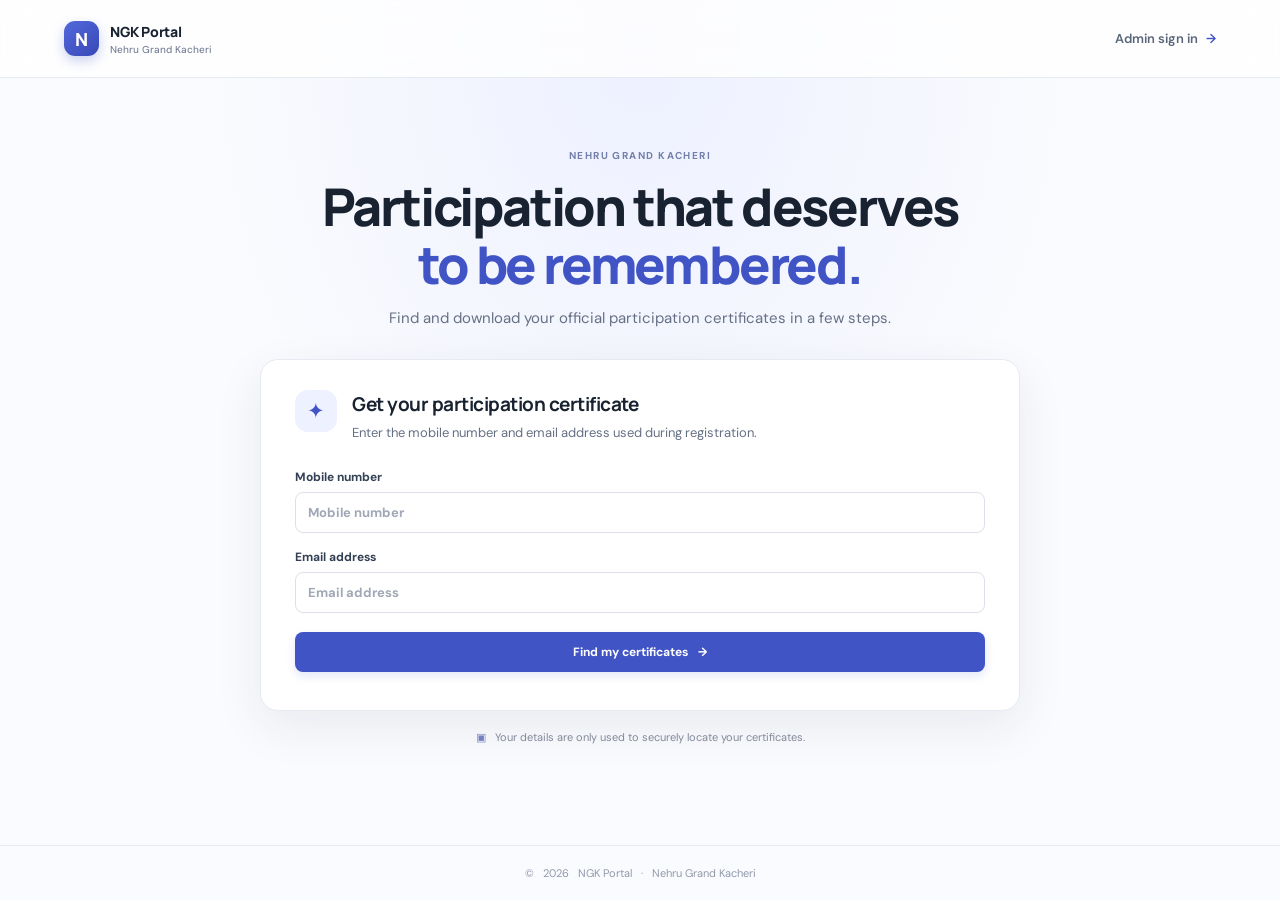
<file: templates/index.html>
<!doctype html>
<html lang="en">
<head>
  <meta charset="utf-8">
  <meta name="viewport" content="width=device-width,initial-scale=1">
  <meta name="theme-color" content="#f6f7fb">
  <title>NGK Portal · Nehru Grand Kacheri</title>
  <link rel="stylesheet" href="/static/app.css">
</head>
<body class="public-body">
  <header class="public-header">
    <a class="brand" href="/" aria-label="NGK Portal — Nehru Grand Kacheri">
      <span class="brand-mark">N</span>
      <span class="brand-copy"><strong>NGK Portal</strong><small>Nehru Grand Kacheri</small></span>
    </a>
    <a class="subtle-link" href="/admin">Admin sign in <span aria-hidden="true">→</span></a>
  </header>

  <main class="public-main">
    <section class="hero-copy">
      <span class="eyebrow">NEHRU GRAND KACHERI</span>
      <h1>Participation that deserves<br><span>to be remembered.</span></h1>
      <p>Find and download your official participation certificates in a few steps.</p>
    </section>

    <section class="lookup-card">
      <div class="card-heading">
        <div class="heading-icon" aria-hidden="true">✦</div>
        <div>
          <h2>Get your participation certificate</h2>
          <p>Enter the mobile number and email address used during registration.</p>
        </div>
      </div>
      <form id="verify-form">
        <label>Mobile number<input name="mobile" type="tel" inputmode="tel" autocomplete="tel" placeholder="Mobile number" required></label>
        <label>Email address<input name="email" type="email" autocomplete="email" placeholder="Email address" required></label>
        <button class="button primary full" type="submit">Find my certificates <span aria-hidden="true">→</span></button>
        <p id="verify-error" class="form-message" role="status"></p>
      </form>
      <div id="results" class="results hidden"></div>
    </section>
    <p class="privacy-note"><span>▣</span> Your details are only used to securely locate your certificates.</p>
  </main>

  <footer class="public-footer">© <span id="year"></span> NGK Portal <span>·</span> Nehru Grand Kacheri</footer>
  <script src="/static/public.js"></script>
</body>
</html>
</file>
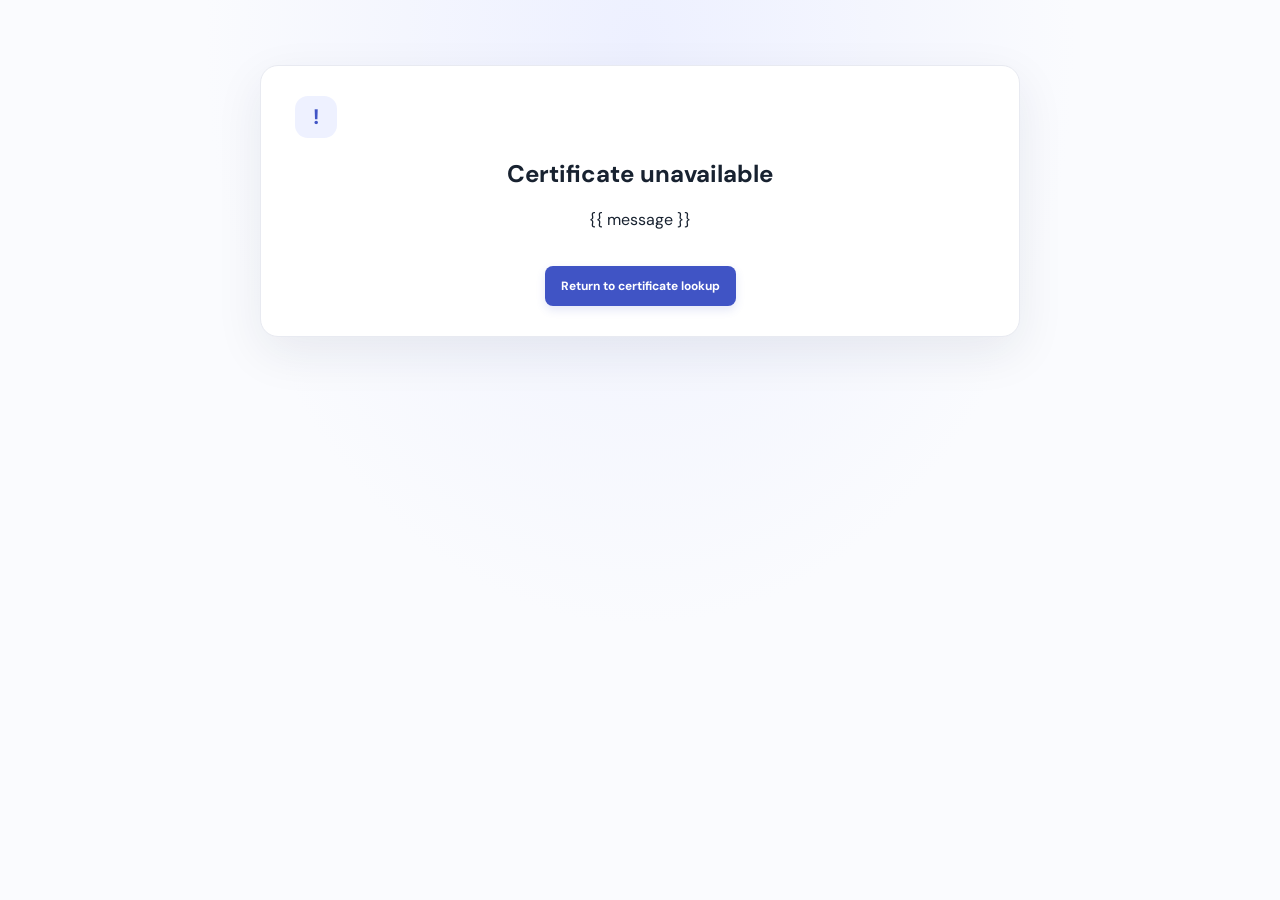
<file: templates/certificate_error.html>
<!doctype html><html lang="en"><head><meta charset="utf-8"><meta name="viewport" content="width=device-width,initial-scale=1"><title>Certificate link unavailable</title><link rel="stylesheet" href="/static/app.css"></head><body class="public-body"><main class="public-main"><section class="lookup-card error-card"><div class="heading-icon">!</div><h1>Certificate unavailable</h1><p>{{ message }}</p><a class="button primary" href="/">Return to certificate lookup</a></section></main></body></html>
</file>
<file: static/app.css>
@import url('https://fonts.googleapis.com/css2?family=DM+Sans:wght@400;500;600;700&family=Manrope:wght@400;500;600;700;800&display=swap');
:root{--ink:#182230;--muted:#667085;--soft:#f6f7fb;--line:#e6e8ef;--primary:#4054c5;--primary-dark:#3044ad;--blue-pale:#eef1ff;--green:#14804a;--shadow:0 16px 48px rgba(22,34,62,.08);font-family:'DM Sans',-apple-system,BlinkMacSystemFont,'Segoe UI',sans-serif;color:var(--ink);font-synthesis:none}*{box-sizing:border-box}body{margin:0;background:#fff}button,input,textarea,select{font:inherit}button,a{-webkit-tap-highlight-color:transparent}a{color:inherit;text-decoration:none}.hidden{display:none!important}.brand{display:inline-flex;align-items:center;gap:11px;font-family:Manrope,sans-serif;font-weight:800;font-size:15px;letter-spacing:-.35px}.brand-mark{display:grid;place-items:center;width:35px;height:35px;border-radius:11px;color:white;background:linear-gradient(140deg,#5269dc,#3948b6);font-size:18px;box-shadow:0 5px 12px #4054c544}.public-body{min-height:100vh;background:radial-gradient(ellipse at 50% 5%,#edf0ff 0,transparent 48%),#fafbfe;display:flex;flex-direction:column}.public-header{height:78px;padding:0 max(5vw,24px);display:flex;align-items:center;justify-content:space-between;border-bottom:1px solid #e8eaf1;background:#ffffffc9;backdrop-filter:blur(12px)}.subtle-link{color:#596579;font-size:13px;font-weight:600}.subtle-link span{margin-left:5px;color:var(--primary)}.public-main{width:min(760px,calc(100% - 36px));margin:65px auto 44px;flex:1}.hero-copy{text-align:center;margin:0 auto 31px}.eyebrow{font-size:10px;letter-spacing:1.45px;font-weight:700;color:#727fa8}.hero-copy h1{font:800 clamp(34px,6vw,52px)/1.12 Manrope,sans-serif;letter-spacing:-2.2px;margin:14px 0}.hero-copy h1 span{color:var(--primary)}.hero-copy p{color:var(--muted);font-size:15px;margin:0}.lookup-card{background:#fff;border:1px solid #e8eaf1;border-radius:18px;padding:30px 34px;box-shadow:var(--shadow)}.card-heading{display:flex;gap:15px;align-items:flex-start;margin-bottom:25px}.heading-icon{width:42px;height:42px;flex:0 0 42px;display:grid;place-items:center;border-radius:13px;background:var(--blue-pale);color:var(--primary);font-size:21px;font-weight:700}.card-heading h2{font:700 19px Manrope,sans-serif;margin:1px 0 6px;letter-spacing:-.5px}.card-heading p,.login-card>p{font-size:13px;color:var(--muted);margin:0;line-height:1.55}label{display:block;font-size:12px;font-weight:700;color:#344054;margin:0 0 16px}input,textarea,select{display:block;width:100%;margin-top:7px;border:1px solid #dce0e9;border-radius:8px;padding:11px 12px;background:#fff;color:var(--ink);font-size:13px;outline:none;transition:border .15s,box-shadow .15s}input:focus,textarea:focus,select:focus{border-color:#7889e8;box-shadow:0 0 0 3px #4054c51c}input::placeholder{color:#a0a8b5}.button{display:inline-flex;align-items:center;justify-content:center;gap:10px;min-height:40px;padding:0 15px;border-radius:8px;border:1px solid transparent;font-size:12px;font-weight:700;cursor:pointer;transition:.16s ease;white-space:nowrap}.button:hover{transform:translateY(-1px)}.button:disabled{opacity:.65;cursor:wait;transform:none}.button.primary{background:var(--primary);color:white;box-shadow:0 4px 10px #4054c524}.button.primary:hover{background:var(--primary-dark)}.button.secondary{background:white;border-color:#dfe3eb;color:#344054}.button.secondary:hover{background:#f8f9fc}.button.full{width:100%;margin-top:3px}.button.small{min-height:32px;padding:0 10px;font-size:11px}.form-message{color:#bb382a;font-size:12px;min-height:0;margin:8px 0 0;line-height:1.4}.privacy-note{text-align:center;color:#81899a;font-size:11px;margin:19px 0}.privacy-note span{margin-right:6px;color:#7583c2}.public-footer{border-top:1px solid #e8eaf1;padding:20px;text-align:center;color:#9199a9;font-size:11px}.public-footer span{padding:0 6px}.results{border-top:1px solid var(--line);padding-top:18px;margin-top:22px}.result-heading{display:flex;gap:11px;align-items:center;margin:0 0 12px}.success-check{display:grid;place-items:center;width:31px;height:31px;background:#e7f7ee;color:#13844c;border-radius:50%;font-weight:800}.result-heading h3{font:700 15px Manrope;margin:0 0 3px}.result-heading p{font-size:11px;color:var(--muted);margin:0}.certificate-result{display:flex;align-items:center;gap:12px;padding:13px 0;border-top:1px solid #edf0f4}.result-art{width:36px;height:36px;border-radius:10px;background:#f0f2ff;color:var(--primary);display:grid;place-items:center}.result-info{display:flex;min-width:0;flex:1;flex-direction:column;gap:4px}.result-info strong{font-size:12px}.result-info span{font-size:10px;color:var(--muted)}.result-actions{display:flex;gap:6px}.spinner{width:13px;height:13px;border:2px solid #ffffff77;border-top-color:white;border-radius:50%;animation:spin .7s linear infinite}@keyframes spin{to{transform:rotate(360deg)}}
/* admin */.admin-body{background:#f7f8fb;min-height:100vh}.login-wrap{min-height:100vh;display:flex;flex-direction:column;align-items:center;justify-content:center;padding:35px 18px}.login-brand{margin-bottom:24px}.login-card{width:min(410px,100%);background:white;border:1px solid var(--line);border-radius:16px;padding:29px;box-shadow:var(--shadow)}.login-card .heading-icon{margin-bottom:13px}.login-card h1{font:800 25px Manrope;letter-spacing:-.7px;margin:0 0 7px}.login-card>p{margin-bottom:21px}.demo-hint{margin-top:18px;padding:12px 13px;border-radius:8px;background:#f5f6fb;color:#596579;font-size:11px;line-height:1.6}.demo-hint strong{color:#344054}.back-link{display:block;text-align:center;margin-top:19px;color:var(--primary);font-weight:600;font-size:12px}.dashboard-shell{display:flex;min-height:100vh}.sidebar{width:240px;background:#fff;border-right:1px solid #e8eaf0;padding:22px 15px 15px;position:fixed;inset:0 auto 0 0;display:flex;flex-direction:column;z-index:4}.side-brand{font-size:13px;line-height:1.32;padding:0 8px 29px}.side-label{font-size:9px;letter-spacing:1.25px;font-weight:700;color:#9aa2b1;padding:0 11px 10px}.side-nav{display:grid;gap:4px}.nav-item{display:flex;align-items:center;gap:11px;text-align:left;border:0;background:transparent;border-radius:8px;padding:11px 12px;font-size:12px;font-weight:600;color:#667085;cursor:pointer}.nav-item span{font-size:16px;width:18px;text-align:center;color:#8b94a5}.nav-item:hover{background:#f6f7fb}.nav-item.active{background:#eef0ff;color:#3e51bd}.nav-item.active span{color:#3e51bd}.sidebar-bottom{margin-top:auto}.help-box{border:1px solid #e8eaf0;background:#fafbfe;border-radius:9px;padding:13px;margin:0 2px 14px}.help-box strong{font-size:11px}.help-box p{font-size:10px;color:var(--muted);line-height:1.5;margin:5px 0 0}.admin-main{margin-left:240px;width:calc(100% - 240px);min-height:100vh}.topbar{height:66px;background:#fff;border-bottom:1px solid #e8eaf0;display:flex;align-items:center;padding:0 34px;position:sticky;top:0;z-index:3}.topbar-spacer{flex:1}.admin-avatar{width:30px;height:30px;border-radius:50%;display:grid;place-items:center;background:#e9ecff;color:#4558bf;font-size:12px;font-weight:700}.admin-user{margin-left:9px;display:flex;flex-direction:column;gap:2px}.admin-user strong{font-size:11px}.admin-user small{font-size:10px;color:var(--muted)}.mobile-brand{display:none}.content-area{max-width:1440px;padding:34px 38px 55px;margin:auto}.page{display:none}.page.active{display:block}.page-title-row{display:flex;align-items:center;justify-content:space-between;margin-bottom:23px}.page-title-row h1{font:800 27px Manrope;letter-spacing:-.8px;margin:6px 0 5px}.page-title-row p{margin:0;color:var(--muted);font-size:12px}.stat-grid{display:grid;grid-template-columns:repeat(4,1fr);gap:14px;margin-bottom:20px}.stat-card{background:white;border:1px solid #e8eaf0;border-radius:11px;padding:17px;min-height:116px}.stat-top{display:flex;justify-content:space-between;align-items:center;color:#7c8698;font-size:11px;font-weight:600}.stat-icon{display:grid;place-items:center;width:29px;height:29px;background:#eff1ff;color:#4459c4;border-radius:8px;font-size:14px}.stat-value{font:800 25px Manrope;letter-spacing:-.7px;margin:10px 0 3px}.stat-caption{font-size:10px;color:#929aaa}.dashboard-grid{display:grid;grid-template-columns:1fr 1fr;gap:15px}.panel{background:#fff;border:1px solid #e8eaf0;border-radius:11px;padding:18px}.panel-heading{display:flex;align-items:flex-start;justify-content:space-between;gap:10px;margin-bottom:14px}.panel-heading h2{font:700 14px Manrope;margin:0 0 5px}.panel-heading p{font-size:10px;color:var(--muted);margin:0}.text-button{background:transparent;border:0;color:var(--primary);font-size:10px;font-weight:700;cursor:pointer}.recent-row{display:flex;align-items:center;gap:10px;padding:11px 1px;border-top:1px solid #f0f1f5}.recent-icon{width:31px;height:31px;border-radius:8px;display:grid;place-items:center;color:#4e5fc0;background:#f0f1ff}.recent-copy{min-width:0;flex:1}.recent-copy strong{display:block;font-size:11px;white-space:nowrap;overflow:hidden;text-overflow:ellipsis}.recent-copy small{display:block;color:var(--muted);font-size:10px;margin-top:3px}.recent-tail{font-size:10px;color:#788297}.toolbar{display:flex;align-items:center;gap:10px;margin-bottom:15px}.search-input{max-width:320px;margin:0}.select-input{max-width:220px;margin:0}.muted{font-size:11px;color:var(--muted);margin-left:auto}.table-wrap{width:100%;overflow:auto}table{width:100%;border-collapse:collapse;text-align:left;white-space:nowrap}th{font-size:9px;letter-spacing:.55px;text-transform:uppercase;color:#8992a1;font-weight:700;background:#fafbfc;padding:11px 12px;border-top:1px solid #eef0f4;border-bottom:1px solid #eef0f4}td{font-size:11px;color:#475467;padding:12px;border-bottom:1px solid #f0f1f4}tbody tr:last-child td{border-bottom:0}.table-name{font-weight:700;color:#273246}.table-sub{display:block;font-size:9px;color:#8992a1;margin-top:3px}.badge{display:inline-flex;align-items:center;gap:5px;border-radius:30px;padding:5px 8px;background:#ecf8f1;color:#14804a;font-size:9px;font-weight:700}.badge:before{content:'';width:5px;height:5px;border-radius:50%;background:currentColor}.badge.draft{background:#fef5e8;color:#a86413}.row-actions{display:flex;justify-content:flex-end;gap:5px}.action-button{background:white;border:1px solid #e6e8ee;color:#5d6879;border-radius:6px;padding:5px 8px;font-size:10px;cursor:pointer}.action-button:hover{color:var(--primary);border-color:#aab4f0}.empty-state{text-align:center;padding:36px;color:#81899a;font-size:12px}.button-row{display:flex;gap:8px}.template-layout{display:grid;grid-template-columns:minmax(300px,.85fr) minmax(350px,1.15fr);gap:15px;align-items:start}.template-form-panel label{margin-bottom:13px}.field-note{display:block;color:#8791a1;font-size:10px;margin-top:6px;font-weight:400}.two-col{display:grid;grid-template-columns:1fr 1fr;gap:12px}.live-pill{background:#edf8f2;color:#23814f;padding:5px 8px;border-radius:20px;font-size:8px;font-weight:800;letter-spacing:.5px}.certificate-mock{padding:13px;background:#f3f4f8;border:1px solid #eaecf1;border-radius:8px}.mock-inner{aspect-ratio:1.414/1;background:linear-gradient(140deg,#fff,#fbfbff);border:7px double #c5cbea;outline:1px solid #9ba9db;outline-offset:-14px;display:flex;flex-direction:column;align-items:center;justify-content:center;text-align:center;padding:25px 12px;position:relative;overflow:hidden}.mock-inner:before,.mock-inner:after{content:'';position:absolute;width:120px;height:120px;border:1px solid #e3e7f5;border-radius:50%;top:-74px;left:-68px}.mock-inner:after{top:auto;left:auto;bottom:-78px;right:-68px}.mock-seal{width:26px;height:26px;border-radius:50%;display:grid;place-items:center;background:#4054c5;color:white;font:700 12px Manrope;margin-bottom:6px}.mock-title{font:800 clamp(12px,2vw,18px) Manrope;color:#4054c5;letter-spacing:1.1px}.mock-intro{font-size:clamp(7px,1vw,10px);color:#697386;margin:6px 0}.mock-name{font:800 clamp(19px,3.5vw,29px) Manrope;color:#273a98;border-bottom:1px solid #bcc5e7;padding:0 20px 4px;margin:2px 0}.mock-event{font:700 clamp(10px,1.5vw,15px) Manrope;color:#26354c;margin:2px 0}.mock-date{font-size:8px;color:#788297}.mock-signature{margin-top:10px;border-top:1px solid #79839a;padding-top:4px;width:38%;font-size:8px;font-weight:700}.mock-org{font-size:7px;color:#8790a0;margin-top:3px}.mock-cid{position:absolute;bottom:13px;left:17px;color:#959ba8;font-size:6px}.preview-note{font-size:10px;color:#8791a1;line-height:1.5;margin:12px 0 0}.toast{position:fixed;right:25px;top:77px;z-index:10;background:#20304c;color:white;padding:11px 16px;border-radius:8px;box-shadow:var(--shadow);font-size:12px}.toast.error{background:#a73830}.modal{border:0;border-radius:14px;padding:25px;width:min(540px,calc(100% - 28px));max-height:90vh;overflow:auto;box-shadow:0 24px 80px #10182840}.modal::backdrop{background:#17203377;backdrop-filter:blur(2px)}.modal-header{display:flex;justify-content:space-between;align-items:flex-start;margin-bottom:20px}.modal-header h2{font:800 21px Manrope;letter-spacing:-.6px;margin:6px 0 0}.modal-header p{font-size:11px;color:var(--muted);margin:6px 0 0}.icon-button{width:29px;height:29px;border:1px solid var(--line);background:white;border-radius:7px;font-size:19px;color:#7f8794;cursor:pointer}.modal-actions{display:flex;justify-content:flex-end;gap:8px;margin-top:18px}.modal textarea{resize:vertical}.import-modal{width:min(860px,calc(100% - 28px))}.upload-drop{display:flex;flex-direction:column;align-items:center;justify-content:center;min-height:115px;border:1px dashed #bdc5d8;border-radius:9px;background:#fafbff;color:#344054;cursor:pointer}.upload-drop .upload-icon{width:28px;height:28px;display:grid;place-items:center;border-radius:8px;background:#eef0ff;color:#4054c5;font-size:17px;margin-bottom:6px}.upload-drop strong{font-size:11px}.upload-drop small{font-size:10px;color:#8791a1;margin-top:4px}.upload-drop input{width:auto;border:0;padding:0;margin-top:8px;font-size:10px;max-width:240px}.preview-summary{display:flex;justify-content:space-between;align-items:center;margin:14px 0 8px;font-size:11px}.preview-summary span{color:var(--muted);font-size:10px}.preview-table-wrap{max-height:255px;border:1px solid #eceef3;border-radius:8px}.preview-table-wrap table{min-width:670px}.preview-table-wrap td{padding:6px}.preview-table-wrap input{min-width:110px;margin:0;padding:7px;font-size:10px}.remove-row{border:0;background:transparent;color:#a04840;cursor:pointer}.error-card{text-align:center}.certificate-page{background:#f6f7fb;min-height:100vh}.certificate-view{max-width:900px;margin:42px auto;padding:0 22px}.certificate-paper{background:white;padding:22px;box-shadow:var(--shadow);border-radius:5px}.paper-border{min-height:520px;border:7px double #c0c9e6;outline:1px solid #9ba9db;outline-offset:-15px;display:flex;flex-direction:column;align-items:center;justify-content:center;text-align:center;position:relative;padding:42px 25px;background:linear-gradient(135deg,#fff,#fcfcff)}.paper-seal{background:#4054c5;color:white;border-radius:50%;width:37px;height:37px;display:grid;place-items:center;font:700 17px Manrope;margin-bottom:12px}.paper-org{color:#717da9;letter-spacing:2px;font-size:10px;font-weight:700}.paper-border h1{font:800 clamp(22px,4vw,37px) Manrope;letter-spacing:2px;color:#4054c5;margin:12px 0 23px}.paper-border p{font-size:13px;color:#667085;margin:10px}.paper-name{font:800 clamp(28px,6vw,48px) Manrope;color:#283a93;padding:0 30px 8px;border-bottom:1px solid #b5c0e3}.paper-border h2{font:700 clamp(17px,3vw,24px) Manrope;color:#24334c;margin:2px 0}.paper-sign{margin-top:50px;border-top:1px solid #7b8494;min-width:210px;padding:7px 15px 0;font-size:12px;font-weight:700}.paper-certificate-id{position:absolute;bottom:25px;left:32px;color:#838b99;font-size:9px}.certificate-actions{display:flex;justify-content:center;gap:10px;margin:20px}.error-card .button{margin-top:20px}
@media(max-width:1050px){.content-area{padding:28px 24px}.stat-grid{grid-template-columns:repeat(2,1fr)}.sidebar{width:215px}.admin-main{margin-left:215px;width:calc(100% - 215px)}.template-layout{grid-template-columns:1fr}.preview-panel{max-width:650px}.dashboard-grid{grid-template-columns:1fr 1fr}}
@media(max-width:720px){.public-header{height:65px;padding:0 17px}.public-header .brand{font-size:12px}.public-header .brand-mark{width:31px;height:31px}.public-main{margin:42px auto 30px}.hero-copy h1{letter-spacing:-1.5px}.lookup-card{padding:22px 19px}.dashboard-shell{display:block}.sidebar{position:static;width:100%;height:auto;padding:10px 13px;border-right:0;border-bottom:1px solid var(--line)}.side-brand{display:none}.side-label,.sidebar-bottom{display:none}.side-nav{display:flex;overflow:auto}.nav-item{white-space:nowrap;padding:9px 10px;font-size:10px}.nav-item span{font-size:13px}.admin-main{margin:0;width:100%}.topbar{height:54px;padding:0 16px}.mobile-brand{display:flex;align-items:center;gap:8px;font-weight:700;font-size:12px}.mobile-brand .brand-mark{width:28px;height:28px;font-size:15px}.admin-avatar{width:27px;height:27px}.admin-user strong{font-size:10px}.admin-user small{max-width:150px;overflow:hidden;text-overflow:ellipsis}.content-area{padding:25px 15px}.page-title-row{align-items:flex-end;gap:12px}.page-title-row h1{font-size:23px}.page-title-row p{font-size:11px;max-width:330px}.page-title-row>.button,.page-title-row .button-row{flex-shrink:0}.dashboard-grid{grid-template-columns:1fr}.panel{padding:14px}.toolbar{flex-wrap:wrap}.toolbar .search-input{max-width:none;flex:1 1 100%}.toolbar .select-input{flex:1}.toolbar .button{margin-left:auto}.table-wrap table{min-width:720px}.template-layout{grid-template-columns:1fr}.two-col{gap:9px}.certificate-result{align-items:flex-start;flex-wrap:wrap}.result-info{min-width:calc(100% - 55px)}.result-actions{margin-left:48px}.certificate-view{margin:22px auto;padding:0 10px}.certificate-paper{padding:9px}.paper-border{min-height:390px}.paper-border h1{letter-spacing:1px}.certificate-actions{flex-wrap:wrap}.topbar-spacer{flex:1}}
@media(max-width:450px){.stat-grid{gap:8px}.stat-card{padding:12px;min-height:100px}.stat-value{font-size:22px}.stat-top{font-size:10px}.page-title-row{align-items:flex-start;flex-direction:column}.page-title-row .button-row{width:100%}.page-title-row .button-row .button{flex:1}.page-title-row>.button{align-self:flex-start}.card-heading h2{font-size:16px}.two-col{grid-template-columns:1fr}.login-card{padding:23px}.result-actions{margin-left:0;width:100%}}

/* NGK Portal identity and admin usability */
.brand-copy{display:flex;flex-direction:column;gap:2px;line-height:1.15}
.brand-copy strong{font:800 14px Manrope,sans-serif;letter-spacing:-.25px}
.brand-copy small{font:500 10px 'DM Sans',sans-serif;letter-spacing:0;color:#778196}
.side-brand .brand-copy strong{font-size:13px}
.side-brand .brand-copy small{font-size:9px}
button:focus-visible,a:focus-visible{outline:3px solid #7183e6;outline-offset:2px}
.icon-button{display:grid;place-items:center;flex:0 0 auto}
.modal .form-message{margin-top:8px}
@media(max-width:450px){.brand-copy strong{font-size:12px}.brand-copy small{font-size:9px}}
</file>
